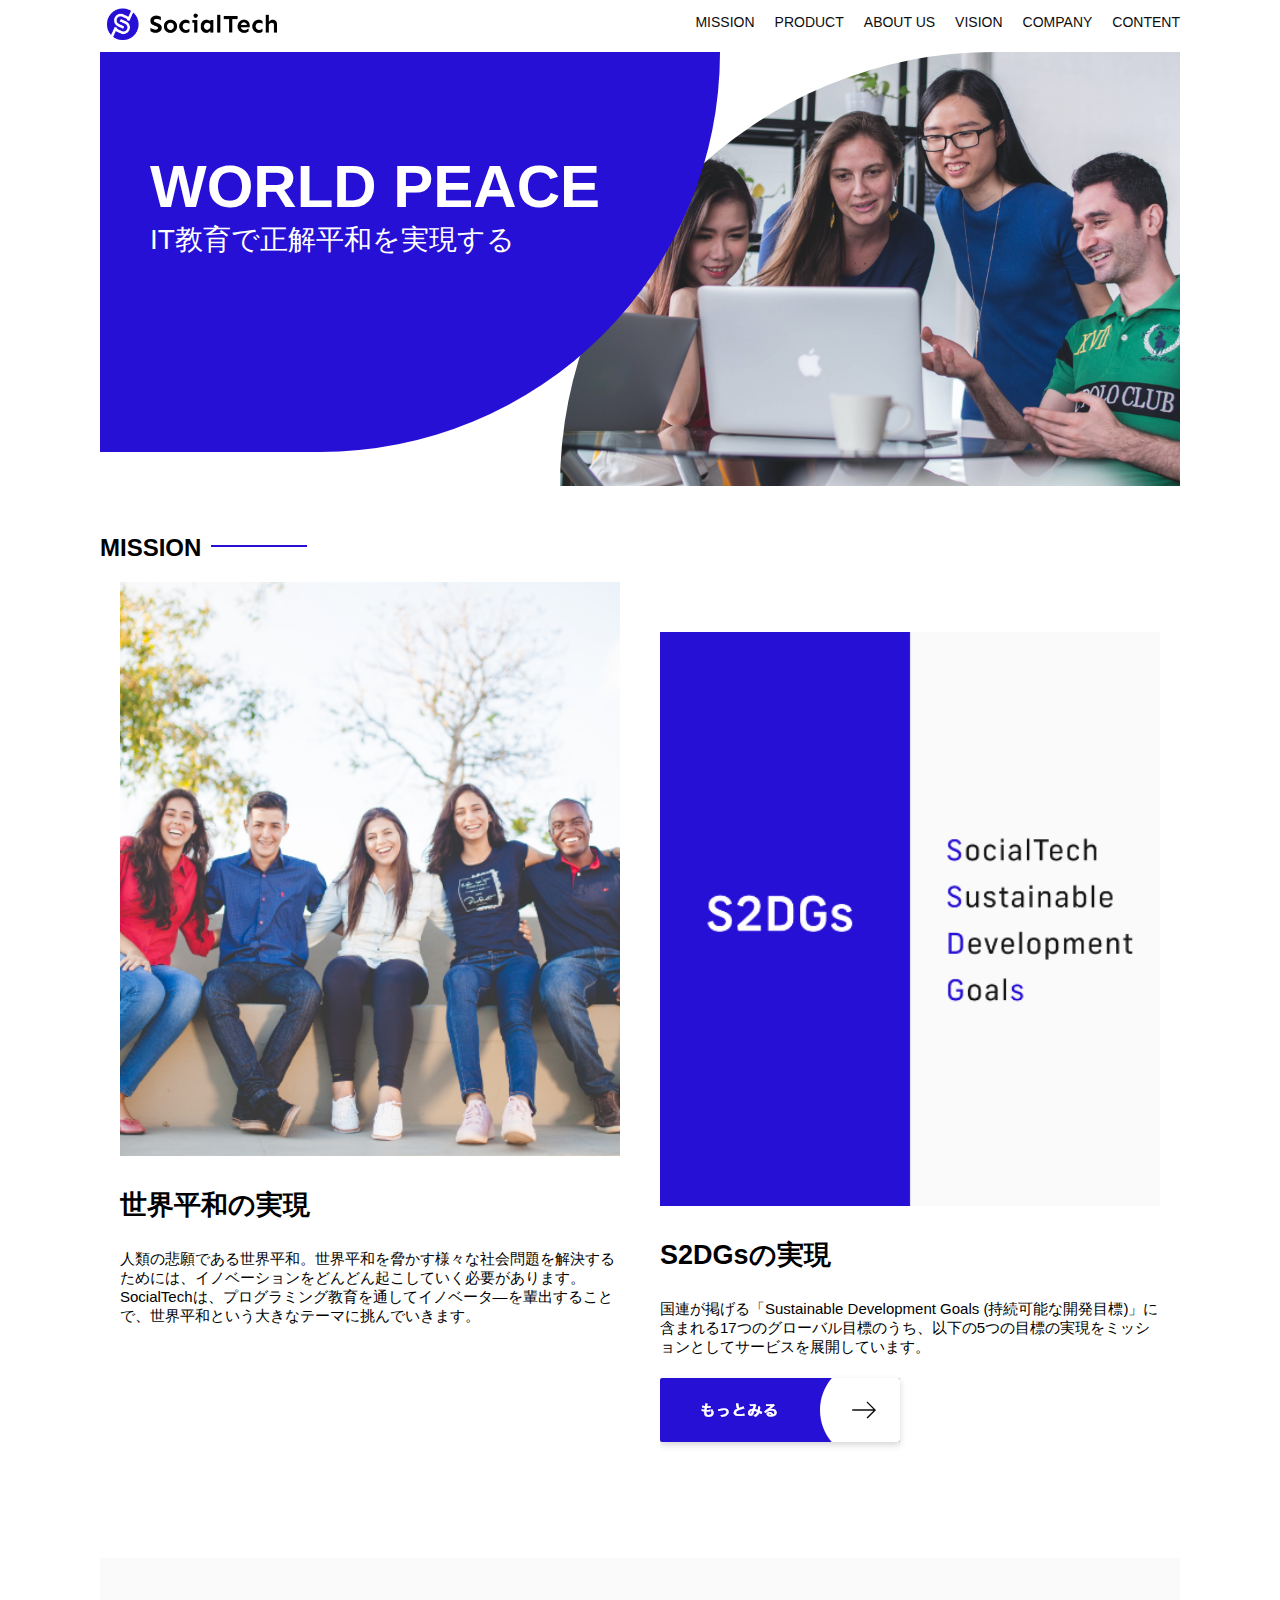
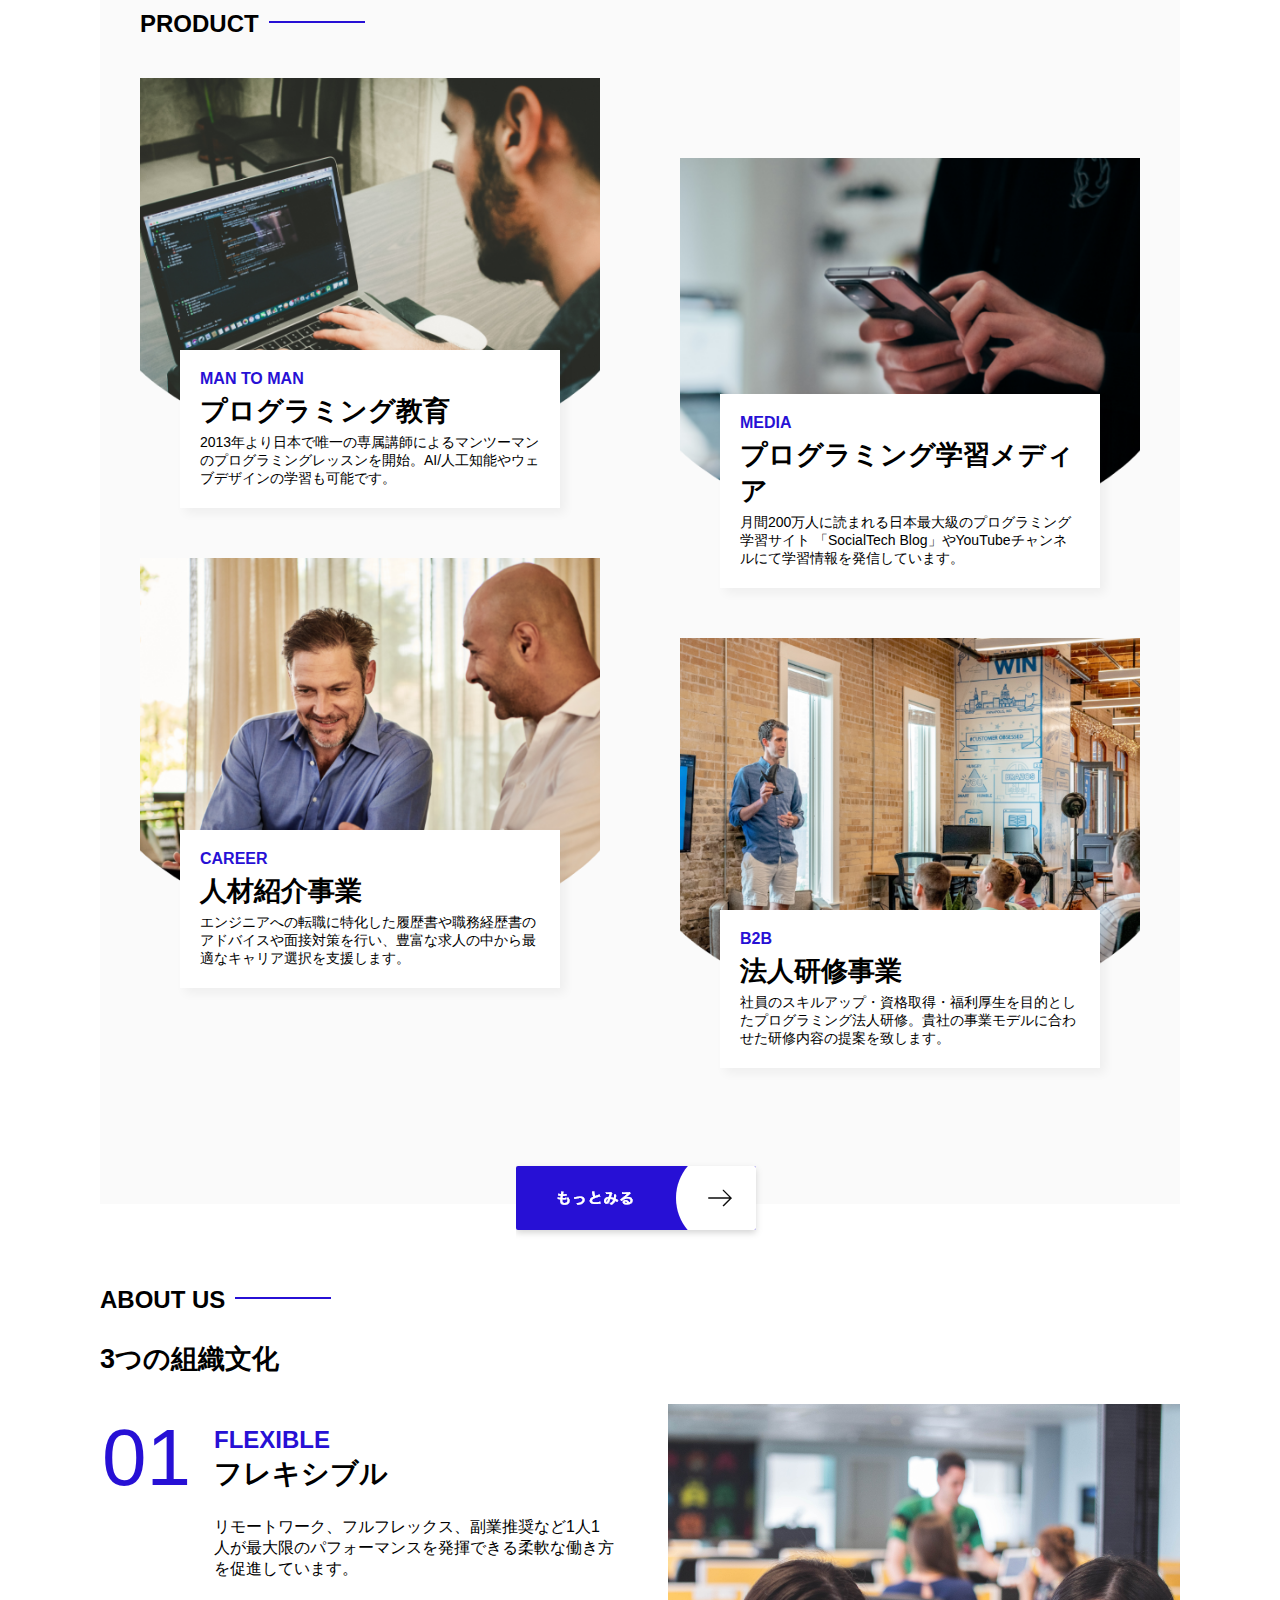
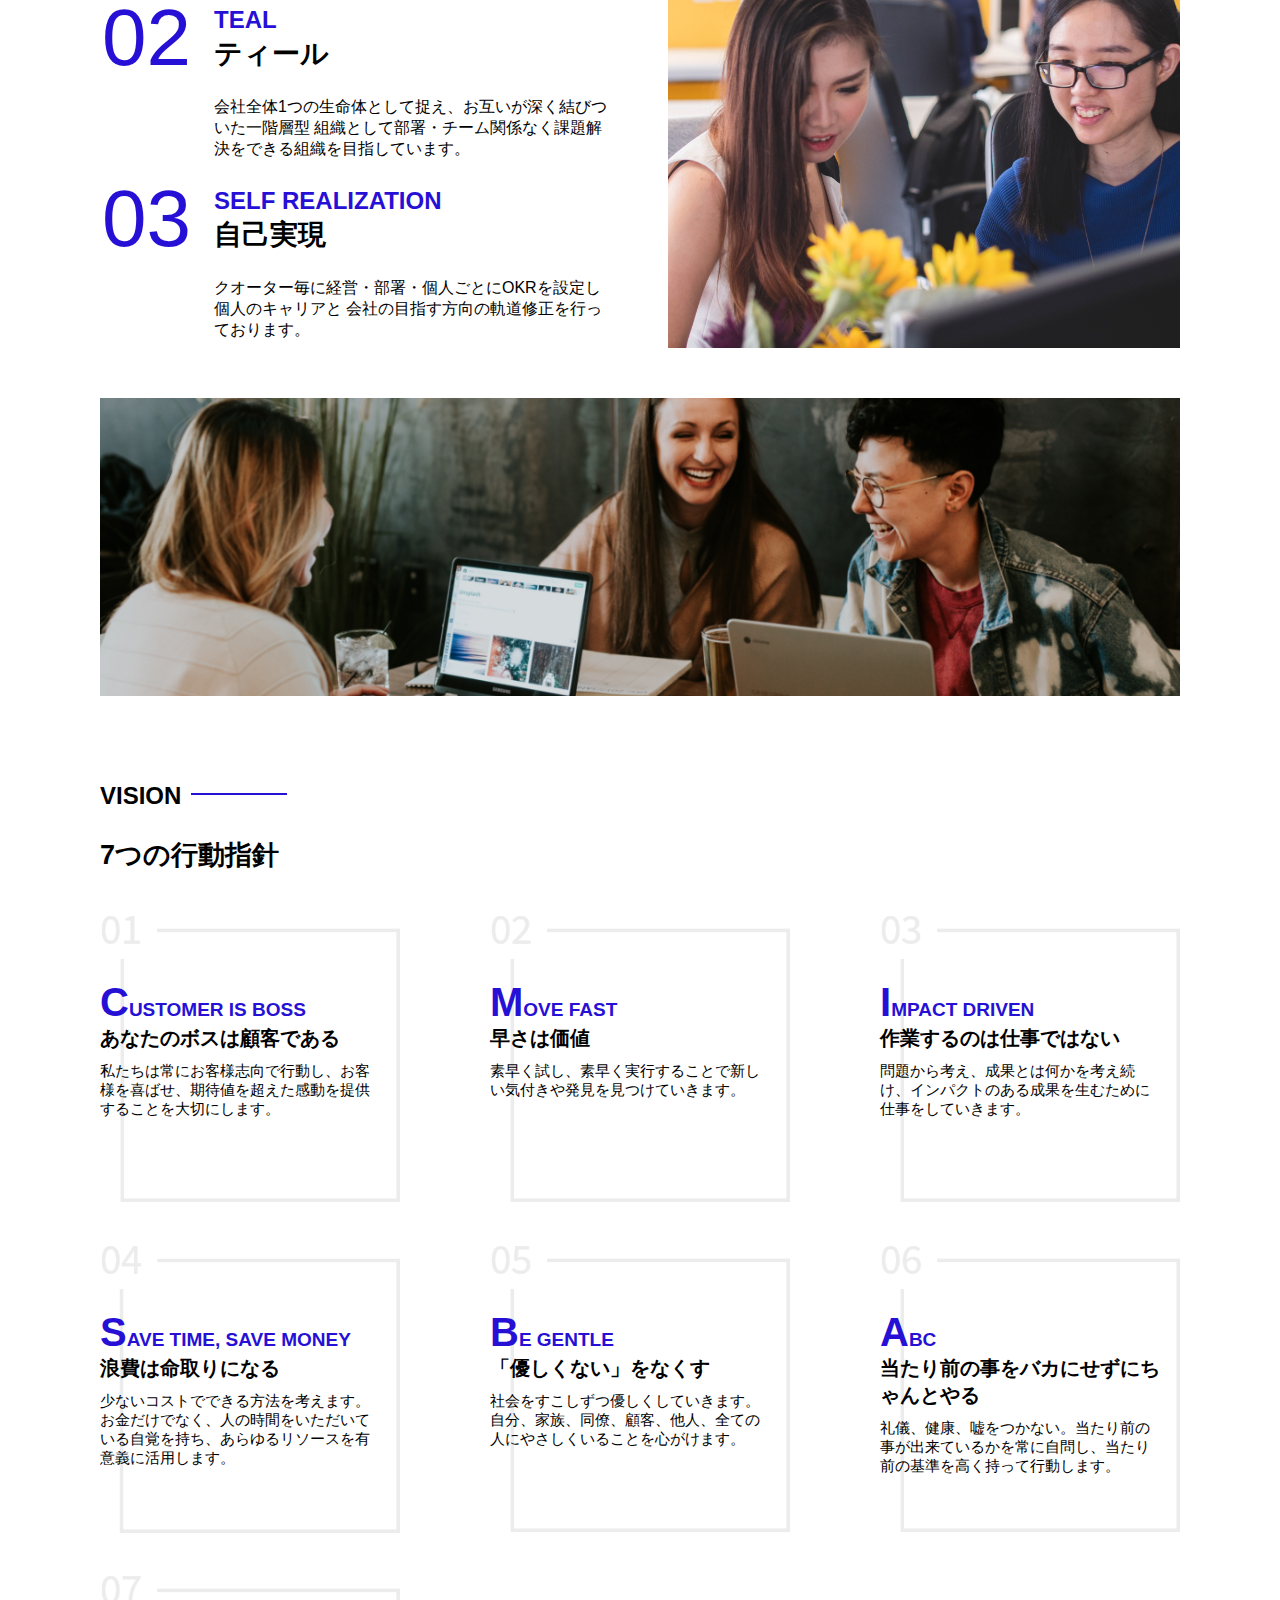
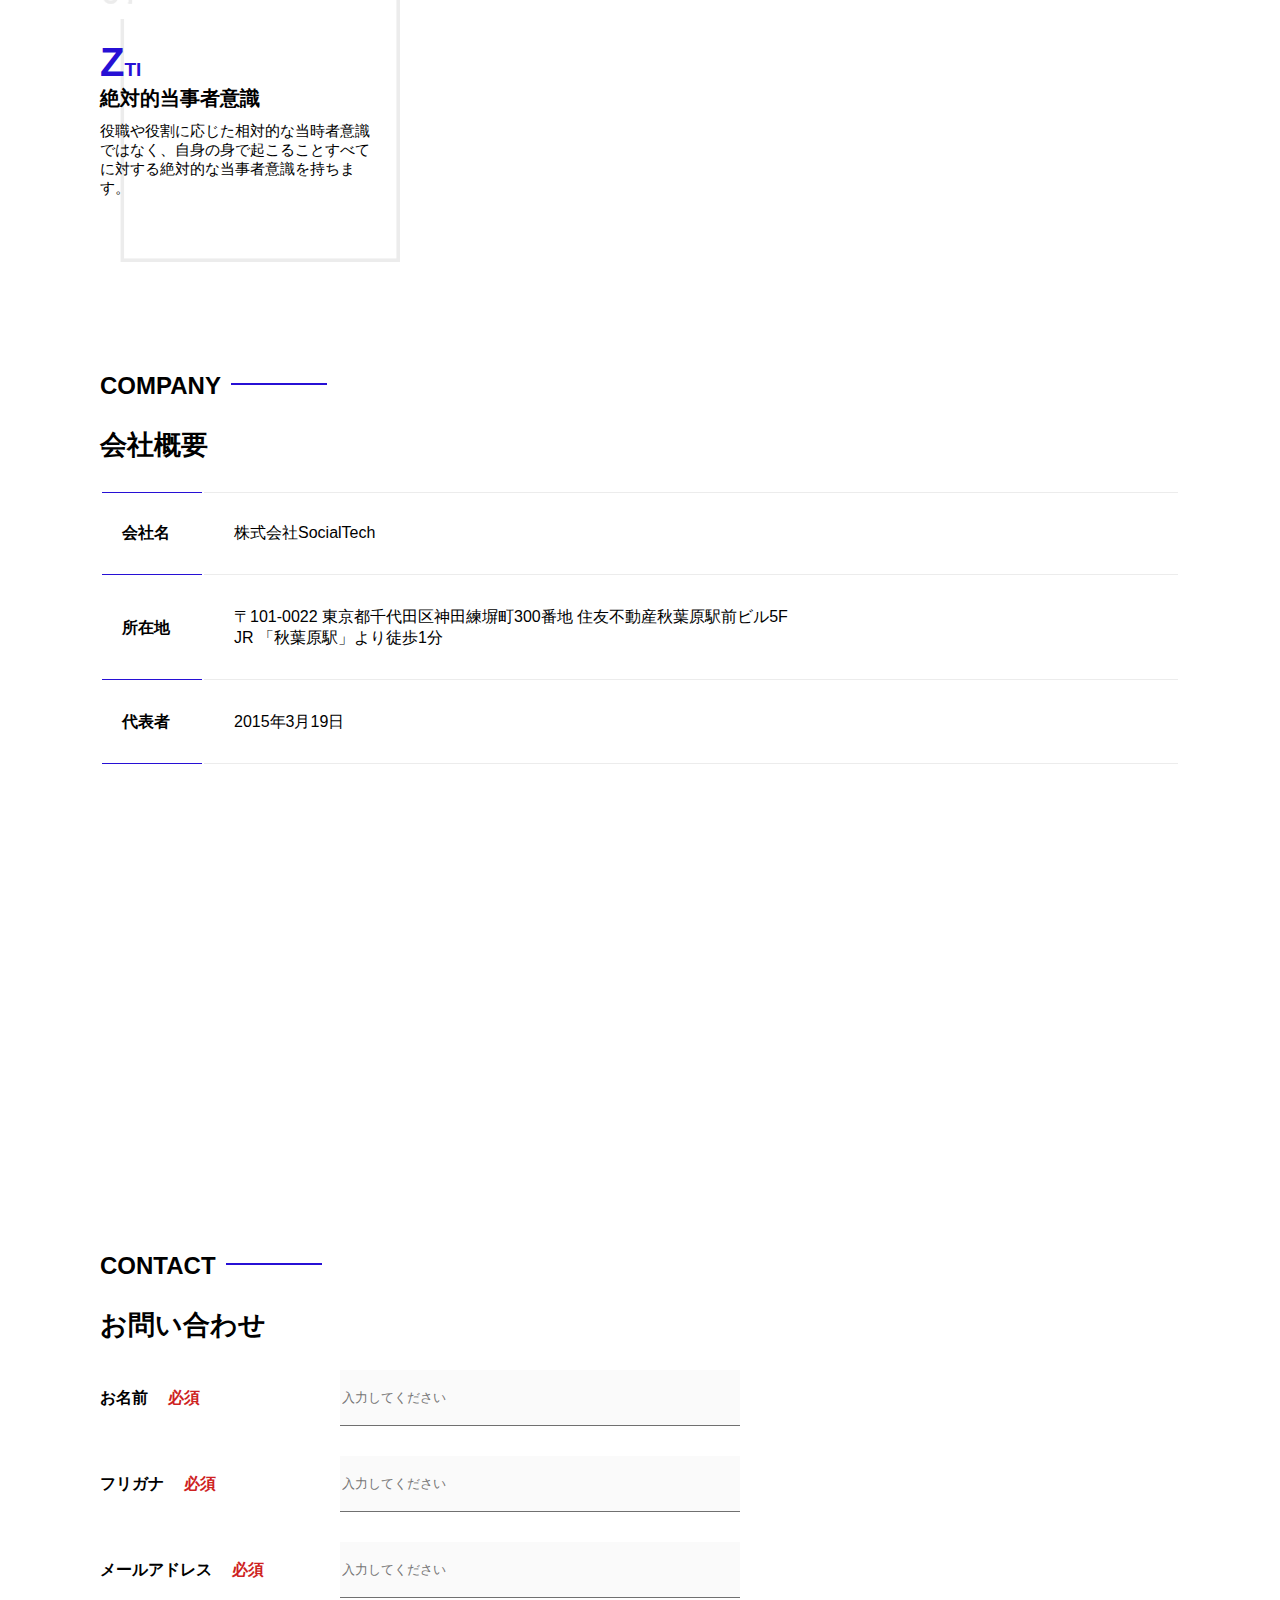
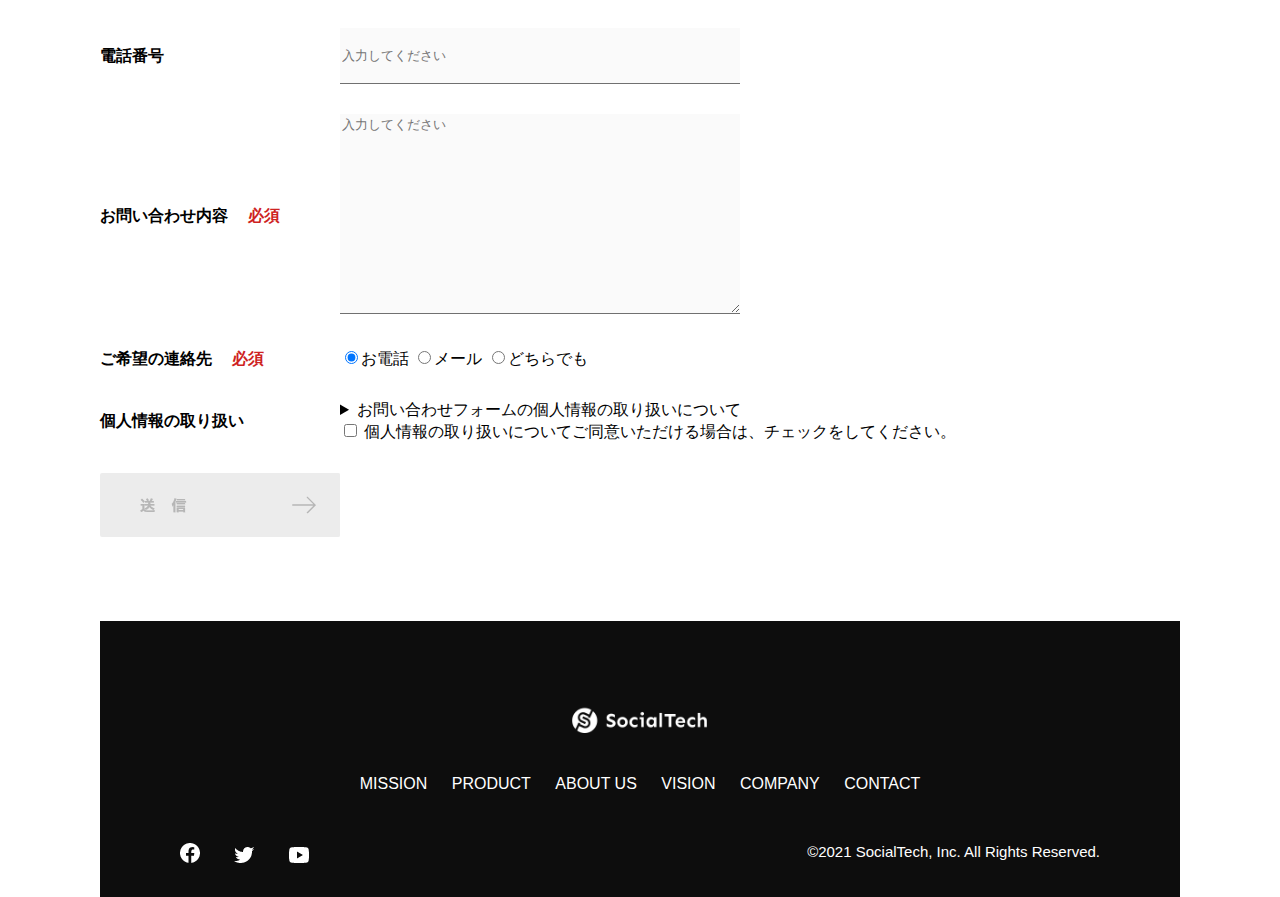
<file: index.html>
<!DOCTYPE html>
 <html>
  <head>
    <title>SocialTech</title>
     <meta charset="UTF-8"> 
     <meta name="description" content="SocialTechはEdTech業界のリーディングカンパニーを目指します。">
     <meta name="viewport" content="width=device-width, initial-scale=1.0">
     <link rel="stylesheet" href="style.css">
    </head>
   <body>
     <header>
      <a href="wk₋index.html" id="logo">
        <img src="images/logo.png" alt="トップページに戻る">
      </a>
       <nav id="nav-pc">
        <ul>
         <li><a href="mission.html">MISSION</a></li>
         <li><a href="product.html">PRODUCT</a></li>
         <li><a href="index.html#aboutus">ABOUT US</a></li>
         <li><a href="index.html#vision">VISION</a></li>
         <li><a href="index.html#company">COMPANY</a></li>
         <li><a href="index.html#content">CONTENT</a></li>
        </ul>
       </nav>

       <button id="menu-sp" onclick="document.getElementById('nav-sp').style.display = 'block'">
        <img src="images/button-menu.png" alt="ナビゲーションを開く">
       </button>

       <div id="nav-sp">
        <button id="close" onclick="document.getElementById('nav-sp').style.display = 'none'">
          <img src="images/button-close.png" alt="ナビゲーションを閉じる">
        </button>

        <nav>
          <ul>
            <li>
              <a id="logo-sp" href="index.html" onclick="document.getElementById('nav-sp').style.display = 'none'"><img src="images/logo-sp.png" alt="トップページに戻る"></a>
            </li>
            <li><a class="menu" href="mission.html" onclink="document.getElementById('nav-sp').style.display = 'none'">MISSION</a></li>
            <li><a class="menu" href="product.html" onclick="document.getElementById('nav-sp').style.display = 'none'">PRODUCT</a></li>
            <li><a class="menu" href="index.html#aboutus" onclick="document.getElementById('nav-sp').style.display = 'none'">ABOUT US</a></li>
            <li><a class="menu" href="index.html#vision" onclick="document.getElementById('nav-sp').style.display = 'none'">VISION</a></li>
            <li><a class="menu" href="index.html#company" onclick="document.getElementById('nav-sp').style.display = 'none'">COMPANY</a></li>
            <li><a class="menu" href="index.html#contact" onclick="document.getElementById('nav-sp').style.display = 'none'">CONTACT</a></li>
          </ul>
        </nav>
        <div id="sns">
          <a href="https://www.facebook.com/sejuku2013">
            <img src="images/button-facebook.png" alt="Facebookのリンク">
          </a>
          <a href="https://twitter.com/samuraijuku">
            <img src="images/button-twitter.png" alt="Twitterのリンク">
          </a>
          <a href="https://www.youtube.com/channel/UCCFOQO5aDK0xXam4cUQXT8g">
            <img src="images/button-youtube.png" alt="YouTubeのリンク">
          </a>
         </div>
        </div>
        </button>
       </div>
     </header>
     <main>
      <article>
        <section id="main-visual">
          <div id="main-message">
            <h1>WORLD PEACE</h1>
            <p>IT教育で正解平和を実現する</p>
          </div>
          <img src="images/index/index-main.png" alt="PCの周りに集まる多国籍の仲間たち">
        </section>
        <section id="mission">
          <h2 class="index-h2">MISSION</h2>
          <div id ="mission-flex">
           <div>
            <img id="mission-photo" src="images/index/index-mission.png" alt="屋外のベンチで写真を撮影する多国籍の仲間たち">
            <h3>世界平和の実現</h3>
             <p>
              人類の悲願である世界平和。世界平和を脅かす様々な社会問題を解決するためには、イノベーションをどんどん起こしていく必要があります。SocialTechは、プログラミング教育を通してイノベータ―を輩出することで、世界平和という大きなテーマに挑んでいきます。
             </p>
           </div>
            <div>
              <img id="s2dgs" src="images/index/s2dgs.png" alt="S2DGs">
              <h3>S2DGsの実現</h3>
              <p>国連が掲げる「Sustainable Development Goals (持続可能な開発目標)」に含まれる17つのグローバル目標のうち、以下の5つの目標の実現をミッションとしてサービスを展開しています。</p>
              <a href="mission.html">
                <img src="images/button-more.png" alt="もっとみる">
              </a>
            </div>
         </div>
        </section>
        <section id="product">
          <h2 class="index-h2">PRODUCT</h2>
           <div class="product-flex">
            <div id="product-left">
              <div>
                <img class="product-photo" src="images/index/index-mantoman.png" alt="PCでコードを書く男性">
                <div class="product-explain">
                  <span>MAN TO MAN</span>
                  <h3>プログラミング教育</h3>
                  <p>2013年より日本で唯一の専属講師によるマンツーマンのプログラミングレッスンを開始。AI/人工知能やウェブデザインの学習も可能です。</p>
                </div>
              </div>
              <div>
                <img class="product-photo" src="images/index/index-career.png" alt="笑顔で話し合う2人の男性">
                 <div class="product-explain">
                  <span>CAREER</span>
                  <h3>人材紹介事業</h3>
                  <p>エンジニアへの転職に特化した履歴書や職務経歴書のアドバイスや面接対策を行い、豊富な求人の中から最適なキャリア選択を支援します。</p>
                 </div>         
             </div>
           </div>
           <div id="product-right">
            <div>
              <img class="product-photo" src="images/index/index-media.png" alt="スマートフォンを操作する人"> 
               <div class="product-explain">
                <span>MEDIA</span>
                <h3>プログラミング学習メディア</h3>
                <p>月間200万人に読まれる日本最大級のプログラミング学習サイト 「SocialTech Blog」やYouTubeチャンネルにて学習情報を発信しています。</p>
               </div>
            </div>
            <div>
              <img class="product-photo" src="images/index/index-b2b.png" alt="講演中の男性とそれを聴く人々">
               <div class="product-explain">
                <span>B2B</span>
                <h3>法人研修事業</h3>
                <p>社員のスキルアップ・資格取得・福利厚生を目的としたプログラミング法人研修。貴社の事業モデルに合わせた研修内容の提案を致します。</p>
               </div>
            </div>            
           </div>
          </div>
          <div id="product-more">
            <a href="product.html">
              <img src="images/button-more.png" alt="もっとみる">
            </a>
          </div>
        </section>
        <section id="aboutus">
          <h2 class="index-h2">ABOUT US</h2>
          <h3>3つの組織文化</h3>
          <div>
            <table class="culture-table">
              <tr>
                <td class="culture-num">01</td>
                <th><span class="culture-en">FLEXIBLE</span><br>フレキシブル</th>
              </tr>
              <tr>
                <td>

                </td>
                <td class="culture-description">リモートワーク、フルフレックス、副業推奨など1人1人が最大限のパフォーマンスを発揮できる柔軟な働き方を促進しています。</td>
              </tr>
             <tr>
              <td class="culture-num">02</td>
              <th><span class="culture-en">TEAL</span><br>ティール</th>
             </tr>
             <tr>
              <td>

              </td>
              <td class="culture-description">会社全体1つの生命体として捉え、お互いが深く結びついた一階層型 組織として部署・チーム関係なく課題解決をできる組織を目指しています。</td>
             </tr>
             <tr>
              <td class="culture-num">03</td>
              <th><span class="culture-en">SELF REALIZATION</span><br>自己実現</th>
             </tr>
             <tr>
              <td>

              </td>
              <td class="culture-description">クオーター毎に経営・部署・個人ごとにOKRを設定し個人のキャリアと 会社の目指す方向の軌道修正を行っております。</td>
             </tr>
            </table>
            <img class="culture-img" src="images/index/index-aboutus1.png" alt="笑顔で話し合う2人の女性">
          </div>
          <img class="culture-img2" src="images/index/index-aboutus2.png" alt="笑顔で話し合う3人の男女">
        </section>
        <section id="vision">
          <h2 class="index-h2">VISION</h2>
          <h3>7つの行動指針</h3>
           <div>
            <div class="vision-box">
              <img src="images/index/vision-01.png" alt="01">
               <div>
                <h4>CUSTOMER IS BOSS</h4>
                <h5>あなたのボスは顧客である</h5>
                 <p>私たちは常にお客様志向で行動し、お客様を喜ばせ、期待値を超えた感動を提供することを大切にします。</p>
               </div>
            </div>
            <div class="vision-box">
              <img src="images/index/vision-02.png" alt="02">
               <div>
                <h4>MOVE FAST</h4>
                <h5>早さは価値</h5>
                <p>素早く試し、素早く実行することで新しい気付きや発見を見つけていきます。</p>
            </div>
           </div>
           <div class="vision-box">
            <img src="images/index/vision-03.png" alt="03">
            <div>
              <h4>IMPACT DRIVEN</h4>
              <h5>作業するのは仕事ではない</h5>
              <p>問題から考え、成果とは何かを考え続け、インパクトのある成果を生むために仕事をしていきます。</p>
            </div>
           </div>
            <div class="vision-box">
              <img src="images/index/vision-04.png" alt="04">
              <div>
                <h4>SAVE TIME, SAVE MONEY</h4>
                <h5>浪費は命取りになる</h5>
                <p>少ないコストでできる方法を考えます。お金だけでなく、人の時間をいただいている自覚を持ち、あらゆるリソースを有意義に活用します。</p>
              </div>
            </div>
             <div class="vision-box">
              <img src="images/index/vision-05.png" alt="05">
              <div>
                <h4>BE GENTLE</h4>
                <h5>「優しくない」をなくす</h5>
                <p>社会をすこしずつ優しくしていきます。自分、家族、同僚、顧客、他人、全ての人にやさしくいることを心がけます。</p>
              </div>
            </div>
             <div class="vision-box">
               <img src="images/index/vision-06.png" alt="06">
               <div>
                <h4>ABC</h4>
                <h5>当たり前の事をバカにせずにちゃんとやる</h5>
                <p>礼儀、健康、嘘をつかない。当たり前の事が出来ているかを常に自問し、当たり前の基準を高く持って行動します。</p>
               </div>
             </div>
             <div class="vision-box">
              <img src="images/index/vision-07.png" alt="07">
              <div>
                <h4>ZTI</h4>
                <h5>絶対的当事者意識</h5>
                <p>役職や役割に応じた相対的な当時者意識ではなく、自身の身で起こることすべてに対する絶対的な当事者意識を持ちます。</p>
               </div>
              </div>
             </div>
        </section>
       <section id="company">
        <h2 class="index-h2">COMPANY</h2>
        <h3>会社概要</h3>
         <table id="company-table">
          <tr>
            <th class="tableheader tableheader-first">会社名</th>
            <td class="cell cell-first">株式会社SocialTech</td>
          </tr>
          <tr>
            <th class="tableheader">所在地</th>
            <td class="cell">〒101-0022 東京都千代田区神田練塀町300番地 住友不動産秋葉原駅前ビル5F<br>JR 「秋葉原駅」より徒歩1分</td>
          </tr>
          <tr>
            <th class="tableheader">代表者</th>
            <td class="cell">2015年3月19日</td>
          </tr>
         </table>
        <iframe src="https://www.google.com/maps/embed?pb=!1m18!1m12!1m3!1d3240.0688551336807!2d139.7720776771055!3d35.69992317258124!2m3!1f0!2f0!3f0!3m2!1i1024!2i768!4f13.1!3m3!1m2!1s0x60188fee13660e23%3A0x77137876edf742ac!2z5L2P5Y-L5LiN5YuV55Sj56eL6JGJ5Y6f6aeF5YmN44OT44Or!5e0!3m2!1sja!2sjp!4v1704858013291!5m2!1sja!2sjp" style="border: 0" allowfullscreen="" loading="lazy"></iframe>         
       </section>
    <section id="contact">
      <h2 class="index-h2">CONTACT</h2>
      <h3>お問い合わせ</h3>
      <form>
        <div>
          <div class="contact-heading">
            <label class="contact-label">お名前<span class="contact-span">必須</span></label>
          </div>
          <div>
            <input type="text" name="name" placeholder="入力してください" class="contact-textbox">
          </div>
        </div>
        <div>
          <div class="contact-heading">
            <label class="contact-label">フリガナ<span class="contact-span">必須</span></label>
          </div>
          <div>
            <input type="text" name="hurigana" placeholder="入力してください" class="contact-textbox">
          </div>
        </div>
        <div>
          <div class="contact-heading">
            <label class="contact-label">メールアドレス<span class="contact-span">必須</span></label>
          </div>
          <div>
            <input type="text" name="email" placeholder="入力してください" class="contact-textbox">
          </div>
        </div>
        <div>
          <div class="contact-heading">
            <label class="contact-label">電話番号</label>
          </div>
          <div>
            <input type="text" name="tel" placeholder="入力してください" class="contact-textbox">
          </div>
        </div>
        <div>
          <div class="contact-heading">
            <label class="contact-label">お問い合わせ内容<span class="contact-span">必須</span></label>
          </div>
          <div>
            <textarea class="contact-textarea" placeholder="入力してください" name="message"></textarea>
          </div>
        </div>
        <div>
          <div class="contact-heading">
            <label class="contact-label">ご希望の連絡先<span class="contact-span">必須</span></label>
          </div>
          <div>
            <input class="radiobutton" type="radio" value="tel" name="contact" checked><label>お電話</label>
            <input class="radiobutton" type="radio" value="mail" name="contact"><label>メール</label>
            <input class="radiobutton" type="radio" value="both" name="contact"><label>どちらでも</label>
          </div>
        </div>
           <div>
            <div class="contact-heading">
              <label class="contact-label">個人情報の取り扱い</label>
            </div>
            <div>
              <details>
                <summary>お問い合わせフォームの個人情報の取り扱いについて</summary>
                <div>
                  <dl>
                    <dt>1.組織の名称又は氏名</dt>
                    <dd>株式会社SocialTech</dd>
                    <dt>2.個人情報保護管理者　若しくはその代理人）の氏名又は職名、所属及び連絡先</dt>
                    <dd>
                      <p>鈴木　一郎　コーポレート部</p>
                      <p>メールアドレス：samurai@example.com</p>
                      <p>TEL: 03-1234-5678</p>
                    </dd>
                    <dt>3．個人情報の利用目的</dt>
                    <dd>
                      <ul>
                        <li>本サービス及び本サービスに関連する情報の提供又はそれらに関する連絡のため</li>
                        <li>ユーザーの本人確認のため</li>
                        <li>当社サービスご案内のため</li>
                        <li>当社の商品等の広告または宣伝（電子メールによるものを含むものとします。）</li>
                      </ul>
                    </dd>
                    <dt>4.個人情報の取り扱い業務の委託</dt>
                    <dd>個人情報の取扱い業務の全部または一部を外部に業務委託する場合があります。その際、弊社は、個人情報を適切に保護できる管理体制を敷き実行していることを条件として委託先を厳選したうえで、機密保持契約を委託先と締結し、お客様の個人情報を厳密に管理させます。</dd>
                    <dt>5.個人情報の開示等の請求</dt>
                    <dd>
                      お客様は、弊社に対してご自身の個人情報の開示等（利用目的の通知、開示、内容の訂正・追加・削除、利用の停止または消去、第三者への提供の停止）に関して、当社問合わせ窓口に申し出ることができます。<br>
                      その際、弊社はお客様ご本人を確認させていただいたうえで、合理的な期間内に対応いたします。<br>
                      なお、個人情報に関する弊社問合わせ先は、次の通りです。
                    </dd>
                    <dd>
                      <p>株式会社SocialTech　個人情報問合わせ窓口</p>
                      <p>〒150-0043 東京都千代田区神田練塀町300番地　住友不動産秋葉原駅前ビル5F</p>
                      <p>メールアドレス：samurai@example.com <TEL:03-1234-5667></p>
                    </dd>

                    <dt>6.個人情報を共有されることの任意性について</dt>
                    <dd>お客様がご自身の個人情報を弊社に提供されるか否かは、お客様のご判断によりますが、もしご提供されない場合には、適切なサービスが提供できない場合がありますので予めご了承ください。</dd>
                  </dl>
                </div>
              </details>
              <input type="checkbox" name="agree">
              <span>個人情報の取り扱いについてご同意いただける場合は、チェックをしてください。</span>
            </div>
           </div>
            <input type="image" src="images/button-submit.png" alt="送信する">
      </form>
     </section>
    </article>
   </main>
      <footer>
        <div id="footer-logo">
          <img src="images/logo-sp.png" alt="SocialTech">
        </div>
        <div id="footer-link">
          <a href="mission.html">MISSION</a>
          <a href="product.html">PRODUCT</a>
          <a href="index.html#aboutus">ABOUT US</a>
          <a href="index.html#vision">VISION</a>
          <a href="index.html#company">COMPANY</a>
          <a href="index.html#contact">CONTACT</a>
        </div>
        <div id="sns-footer">
          <div class="sns-btns">
            <a href="https://www.facebook.com/sejuku2013"><img src="images/button-facebook.png" alt=Facebookのリンク></a>
            <a href="https://twitter.com/samuraijuku"><img src="images/button-twitter.png" alt="Twitterのリンク"></a>
            <a href="https://www.youtube.com/channel/UCCFOQO5aDK0xXam4cUQXT8g"><img src="images/button-youtube.png" alt="YouTubeのリンク"></a>
          </div>
          <p id="copyright">&copy;2021 SocialTech, Inc. All Rights Reserved.</p>
        </div>
      </footer>
  </body>
 </html>
</file>
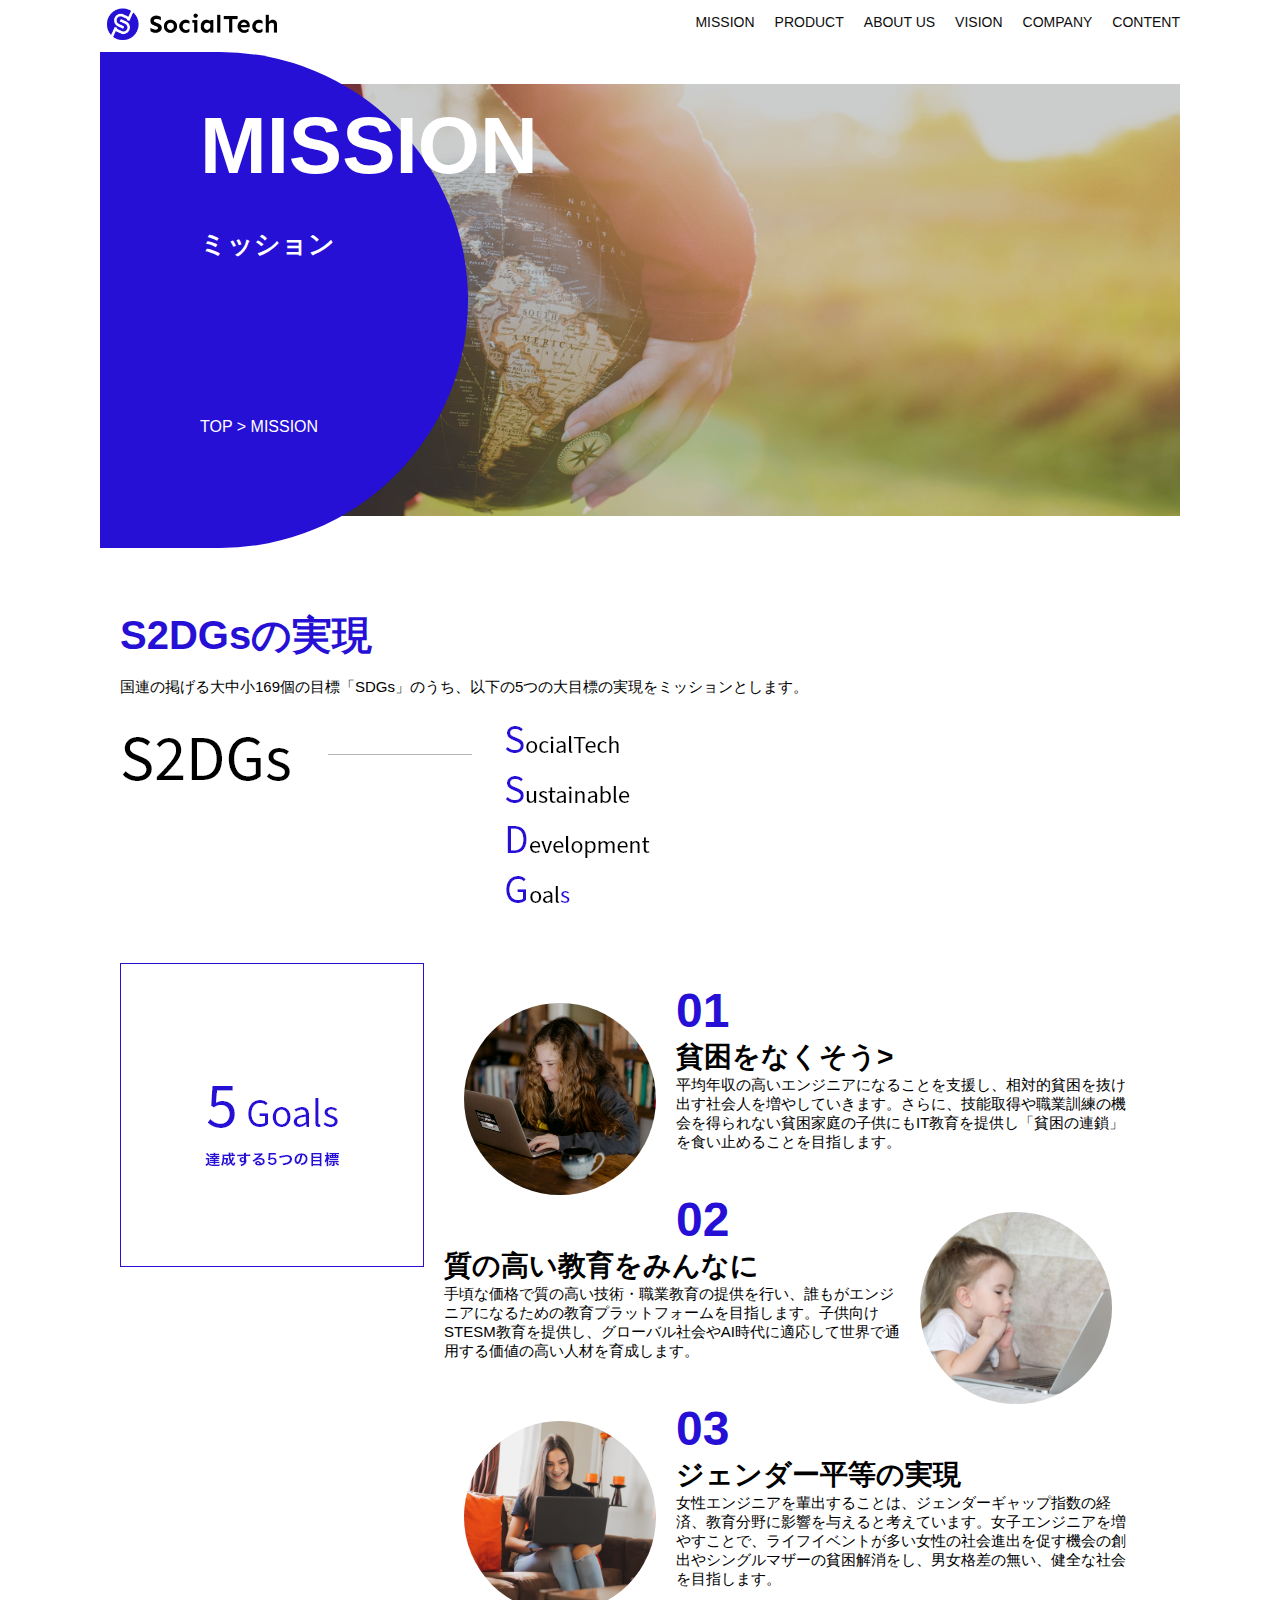
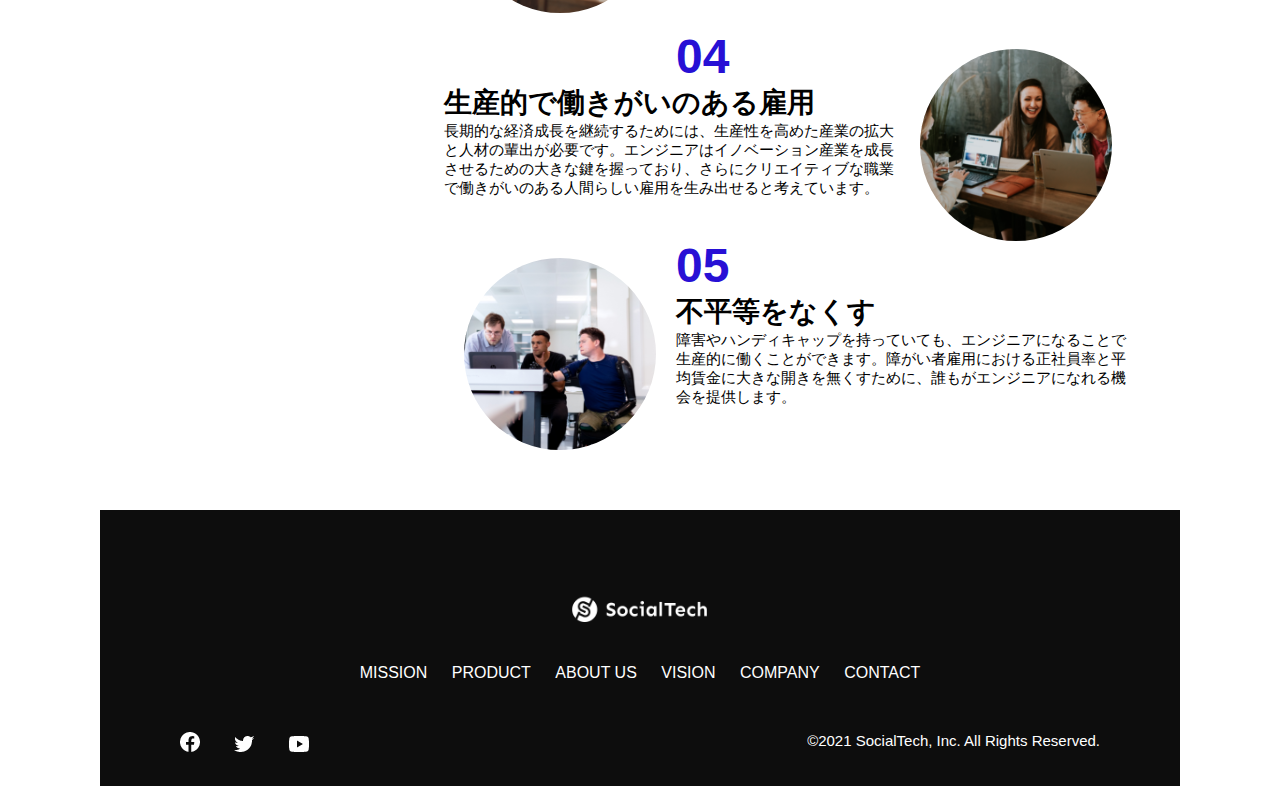
<file: mission.html>
<!DOCTYPE html>
 <html>
  <head>
    <title>SocialTech - MISSION ミッション -</title>
     <meta charset="UTF-8"> 
     <meta name="description" content="SocialTechが目指す5つの目標（S2DGs）を紹介します">
     <meta name="viewport" content="width=device-width, initial-scale=1.0">
     <link rel="stylesheet" href="style.css">
    </head>
   <body>
     <header>
      <a href="index.html" id="logo">
        <img src="images/logo.png" alt="トップページに戻る">
      </a>
       <nav id="nav-pc">
        <ul>
         <li><a href="mission.html">MISSION</a></li>
         <li><a href="product.html">PRODUCT</a></li>
         <li><a href="index.html#aboutus">ABOUT US</a></li>
         <li><a href="index.html#vision">VISION</a></li>
         <li><a href="index.html#company">COMPANY</a></li>
         <li><a href="index.html#contact">CONTENT</a></li>
        </ul>
       </nav>

       <button id="menu-sp" onclick="document.getElementById('nav-sp').style.display = 'block'">
        <img src="images/button-menu.png" alt="ナビゲーションを開く">
       </button>
      
       <!--スマホ用ナビゲーション-->
       <div id="nav-sp">
        <button id="close" onclick="document.getElementById('nav-sp').style.display = 'none'">
          <img src="images/button-close.png" alt="ナビゲーションを閉じる">
        </button>

        <nav>
          <ul>
            <li>
              <a id="logo-sp" href="index.html" onclick="document.getElementById('nav-sp').style.display = 'none'"><img src="images/logo-sp.png" alt="トップページに戻る"></a>
            </li>
            <li><a class="menu" href="mission.html" onclink="document.getElementById('nav-sp').style.display = 'none'">MISSION</a></li>
            <li><a class="menu" href="product.html" onclick="document.getElementById('nav-sp').style.display = 'none'">PRODUCT</a></li>
            <li><a class="menu" href="index.html#aboutus" onclick="document.getElementById('nav-sp').style.display = 'none'">ABOUT US</a></li>
            <li><a class="menu" href="index.html#vision" onclick="document.getElementById('nav-sp').style.display = 'none'">VISION</a></li>
            <li><a class="menu" href="index.html#company" onclick="document.getElementById('nav-sp').style.display = 'none'">COMPANY</a></li>
            <li><a class="menu" href="index.html#contact" onclick="document.getElementById('nav-sp').style.display = 'none'">CONTACT</a></li>
          </ul>
        </nav>
        <div id="sns">
          <a href="https://www.facebook.com/sejuku2013">
            <img src="images/button-facebook.png" alt="Facebookのリンク">
          </a>
          <a href="https://twitter.com/samuraijuku">
            <img src="images/button-twitter.png" alt="Twitterのリンク">
          </a>
          <a href="https://www.youtube.com/channel/UCCFOQO5aDK0xXam4cUQXT8g">
            <img src="images/button-youtube.png" alt="YouTubeのリンク">
          </a>
         </div>
        </div>
     </header>
     
     <main>
      <article>
        <section id="mission-main">
          <div class="mission-main-inner">
            <div id="mission-title">
              <h1>MISSION<br><span>ミッション</span></h1>
              <p>TOP > MISSION</p>
            </div>
          </div>
        </section>

        <section id="mission-s2dgs">
          <h2 class="mission-h2">S2DGsの実現</h2>
          <p>国連の掲げる大中小169個の目標「SDGs」のうち、以下の5つの大目標の実現をミッションとします。</p>
          <img src="images/mission/mission-s2dgs.png" alt="S2DGs">
        </section>

        <section id="mission-five-goals">
           <div class="five-goals-images">
            <img src="images/mission/mission-5goals.png" alt="5Goals">
           </div>
            <div class="five-goals-read">
             <div>
              <img class="fivegoals-image-left" src="images/mission/mission-5goals01.png" alt="PCを操作する女の子">
              <span class="fivegoals-number">01</span>
              <h3 class="fivegoals-h3">貧困をなくそう></h3>
              <p class="fivegoals-p">平均年収の高いエンジニアになることを支援し、相対的貧困を抜け出す社会人を増やしていきます。さらに、技能取得や職業訓練の機会を得られない貧困家庭の子供にもIT教育を提供し「貧困の連鎖」を食い止めることを目指します。</p>
            </div>
            <div>
              <img class="fivegoals-image-right" src="images/mission/mission-5goals02.png" alt="PCを見つめる小さい女の子">
              <span class="fivegoals-number">02</span>
              <h3 class="fivegoals-h3">質の高い教育をみんなに</h3>
              <p class="fivegoals-p">手頃な価格で質の高い技術・職業教育の提供を行い、誰もがエンジニアになるための教育プラットフォームを目指します。子供向けSTESM教育を提供し、グローバル社会やAI時代に適応して世界で通用する価値の高い人材を育成します。</p>
            </div>
            <div>
              <img class="fivegoals-image-left" src="images/mission/mission-5goals03.png" alt="PCを操作する女性">
              <span class="fivegoals-number">03</span>
              <h3 class="fivegoals-h3">ジェンダー平等の実現</h3>
              <p  class="fivegoals-p">女性エンジニアを輩出することは、ジェンダーギャップ指数の経済、教育分野に影響を与えると考えています。女子エンジニアを増やすことで、ライフイベントが多い女性の社会進出を促す機会の創出やシングルマザーの貧困解消をし、男女格差の無い、健全な社会を目指します。</p>
            </div>
            <div>
            <img class="fivegoals-image-right" src="images/mission/mission-5goals04.png" alt="笑顔で話し合う3人の男女">
              <span class="fivegoals-number">04</span>
              <h3 class="fivegoals-h3">生産的で働きがいのある雇用</h3>
              <p  class="fivegoals-p">長期的な経済成長を継続するためには、生産性を高めた産業の拡大と人材の輩出が必要です。エンジニアはイノベーション産業を成長させるための大きな鍵を握っており、さらにクリエイティブな職業で働きがいのある人間らしい雇用を生み出せると考えています。</p>
            </div>
            <div>
              <img class="fivegoals-image-left" src="images/mission/mission-5goals05.png" alt="障害を持つ男性が生き生きと働く様子">
              <span class="fivegoals-number">05</span>
              <h3 class="fivegoals-h3">不平等をなくす</h3>
              <p  class="fivegoals-p">障害やハンディキャップを持っていても、エンジニアになることで生産的に働くことができます。障がい者雇用における正社員率と平均賃金に大きな開きを無くすために、誰もがエンジニアになれる機会を提供します。</p>
            </div>
          </div>
        </section>
      </article>
    </main>

    <footer>
      <div id="footer-logo">
        <img src="images/logo-sp.png" alt="SocialTech">
      </div>
      <div id="footer-link">
          <a href="mission.html">MISSION</a>
          <a href="product.html">PRODUCT</a>
          <a href="index.html#aboutus">ABOUT US</a>
          <a href="index.html#vision">VISION</a>
          <a href="index.html#company">COMPANY</a>
          <a href="index.html#contact">CONTACT</a>
        </div>
        <div id="sns-footer">
          <div class="sns-btns">
            <a href="https://www.facebook.com/sejuku2013"><img src="images/button-facebook.png" alt=Facebookのリンク></a>
            <a href="https://twitter.com/samuraijuku"><img src="images/button-twitter.png" alt="Twitterのリンク"></a>
            <a href="https://www.youtube.com/channel/UCCFOQO5aDK0xXam4cUQXT8g"><img src="images/button-youtube.png" alt="YouTubeのリンク"></a>
           </div>
          <p id="copyright">&copy;2021 SocialTech, Inc. All Rights Reserved.</p>
        </div>
      </footer>
  </body>
 </html>
</file>
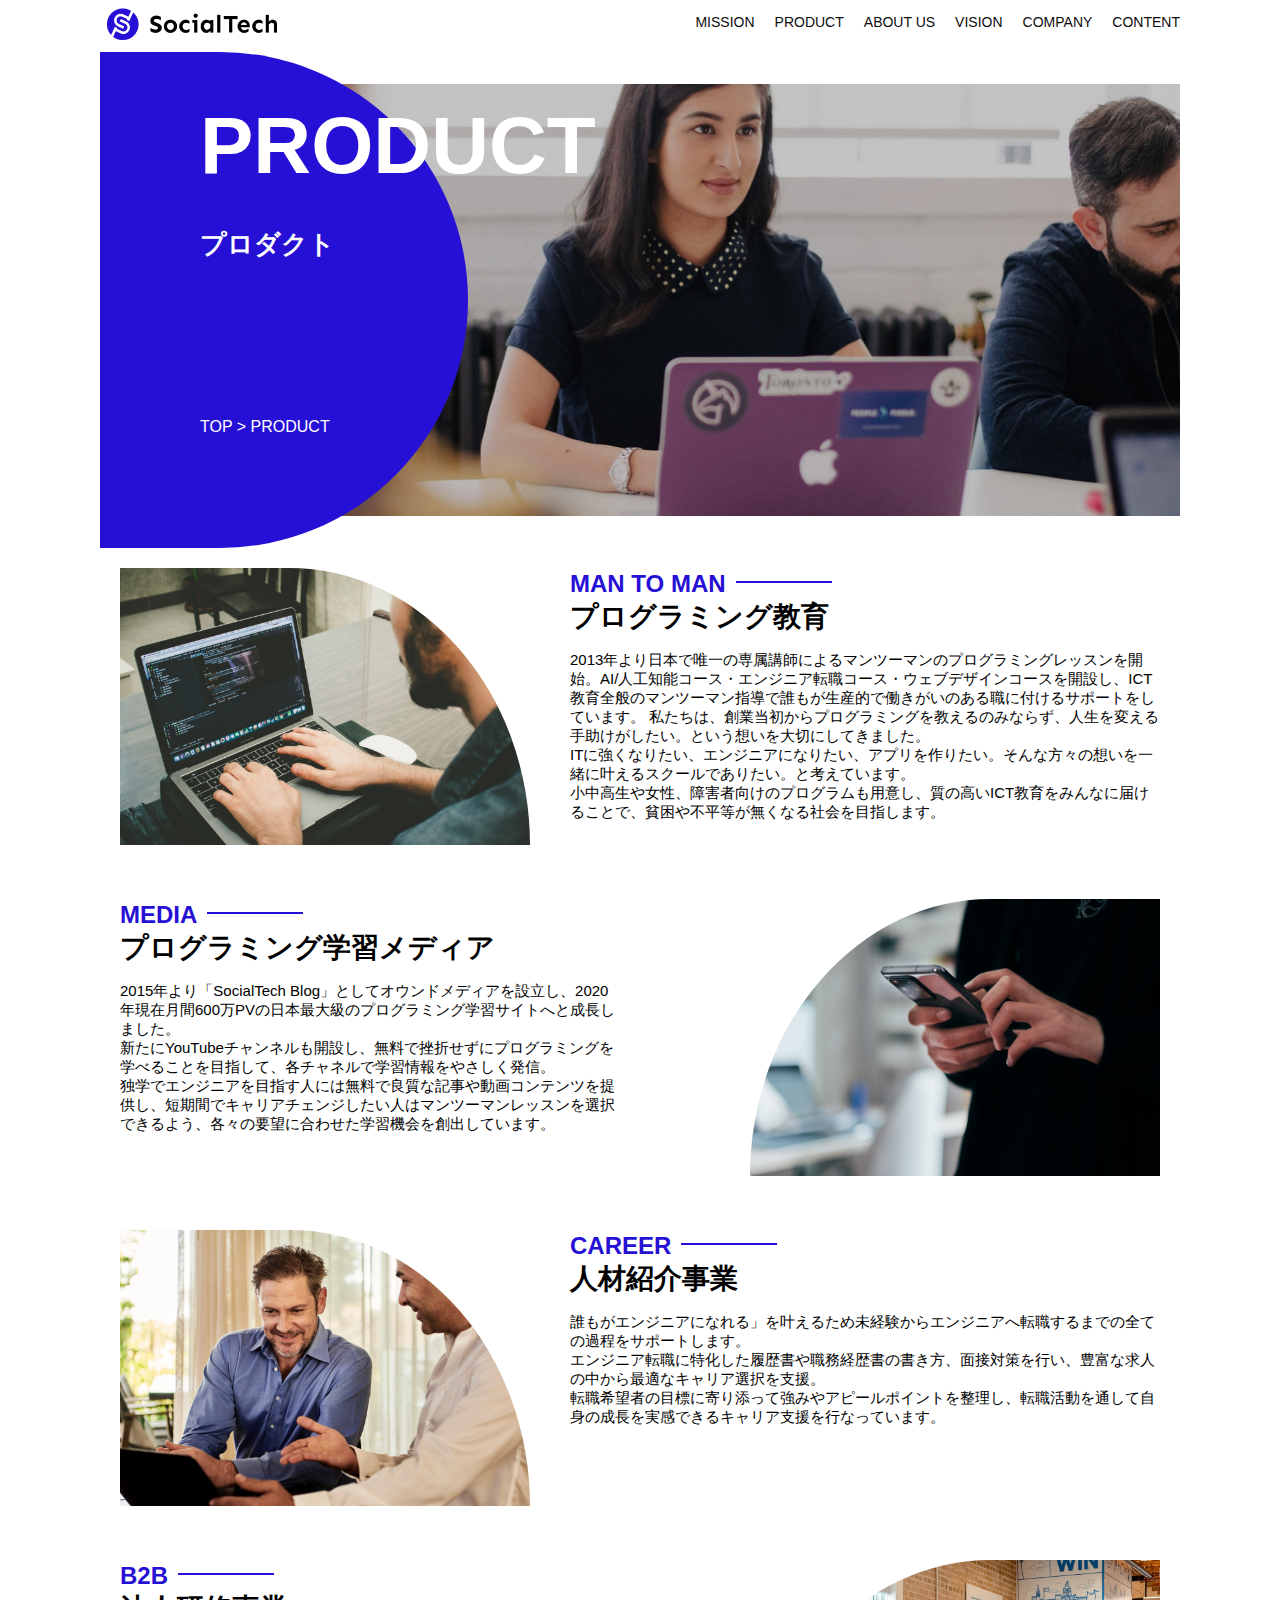
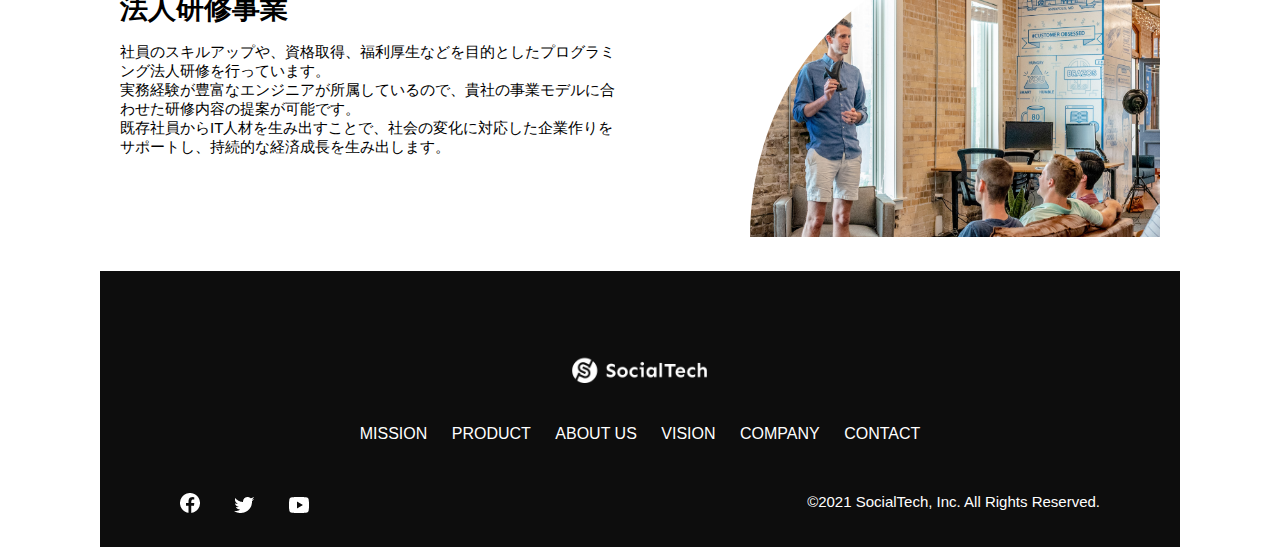
<file: product.html>
<!DOCTYPE html>
 <html>
  <head>
    <title>SocialTech -PRODUCT プロダクト-</title>
     <meta charset="utf-8"> 
     <meta name="description" content="SocialTechの4つのプロダクトを紹介します">
     <meta name="viewport" content="width=device-width, initial-scale=1.0">
     <link rel="stylesheet" href="style.css">
    </head>
   <body>
     <header>
      <a href="index.html" id="logo">
        <img src="images/logo.png" alt="トップページに戻る">
      </a>
       <nav id="nav-pc">
        <ul>
         <li><a href="mission.html">MISSION</a></li>
         <li><a href="product.html">PRODUCT</a></li>
         <li><a href="index.html#aboutus">ABOUT US</a></li>
         <li><a href="index.html#vision">VISION</a></li>
         <li><a href="index.html#company">COMPANY</a></li>
         <li><a href="index.html#content">CONTENT</a></li>
        </ul>
       </nav>

       <button id="menu-sp" onclick="document.getElementById('nav-sp').style.display = 'block'">
        <img src="images/button-menu.png" alt="ナビゲーションを開く">
       </button>

       <div id="nav-sp">
        <button id="close" onclick="document.getElementById('nav-sp').style.display = 'none'">
          <img src="images/button-close.png" alt="ナビゲーションを閉じる">
        </button>

        <nav>
          <ul>
            <li>
              <a id="logo-sp" href="index.html" onclick="document.getElementById('nav-sp').style.display = 'none'"><img src="images/logo-sp.png" alt="トップページに戻る"></a>
            </li>
            <li><a class="menu" href="mission.html" onclink="document.getElementById('nav-sp').style.display = 'none'">MISSION</a></li>
            <li><a class="menu" href="product.html" onclick="document.getElementById('nav-sp').style.display = 'none'">PRODUCT</a></li>
            <li><a class="menu" href="index.html#aboutus" onclick="document.getElementById('nav-sp').style.display = 'none'">ABOUT US</a></li>
            <li><a class="menu" href="index.html#vision" onclick="document.getElementById('nav-sp').style.display = 'none'">VISION</a></li>
            <li><a class="menu" href="index.html#company" onclick="document.getElementById('nav-sp').style.display = 'none'">COMPANY</a></li>
            <li><a class="menu" href="index.html#contact" onclick="document.getElementById('nav-sp').style.display = 'none'">CONTACT</a></li>
          </ul>
        </nav>
        <div id="sns">
          <a href="https://www.facebook.com/sejuku2013">
            <img src="images/button-facebook.png" alt="Facebookのリンク">
          </a>
          <a href="https://twitter.com/samuraijuku">
            <img src="images/button-twitter.png" alt="Twitterのリンク">
          </a>
          <a href="https://www.youtube.com/channel/UCCFOQO5aDK0xXam4cUQXT8g">
            <img src="images/button-youtube.png" alt="YouTubeのリンク">
          </a>
         </div>
        </div>
       </header>
      

       <main>
        <article>
          <section id="product-main">
            <div class="product-main-inner">
              <div id="product-title">
                <h1>PRODUCT<br><span>プロダクト</span></h1>
                <p>TOP > PRODUCT</p>
              </div>
            </div>
          </section>

          <section class="product-section product-section-left">
            <div class="product-section-img">
              <img src="images/product/product-mantoman.png" alt="PCでコードを書く男性">
            </div>
           <div class="product-read">
            <h2 class="product-h2">MAN TO MAN</h2>
            <h3 class="product-h3">プログラミング教育</h3>
            <p>
              2013年より日本で唯一の専属講師によるマンツーマンのプログラミングレッスンを開始。AI/人工知能コース・エンジニア転職コース・ウェブデザインコースを開設し、ICT教育全般のマンツーマン指導で誰もが生産的で働きがいのある職に付けるサポートをしています。 私たちは、創業当初からプログラミングを教えるのみならず、人生を変える手助けがしたい。という想いを大切にしてきました。<br>ITに強くなりたい、エンジニアになりたい、アプリを作りたい。そんな方々の想いを一緒に叶えるスクールでありたい。と考えています。<br>小中高生や女性、障害者向けのプログラムも用意し、質の高いICT教育をみんなに届けることで、貧困や不平等が無くなる社会を目指します。
            </p>
           </div>
          </section>

          <section class="product-section product-section-right">
            <div class="product-read">
              <h2 class="product-h2">MEDIA</h2>
              <h3 class="product-h3">プログラミング学習メディア</h3>
              <p>2015年より「SocialTech Blog」としてオウンドメディアを設立し、2020年現在月間600万PVの日本最大級のプログラミング学習サイトへと成長しました。<br>新たにYouTubeチャンネルも開設し、無料で挫折せずにプログラミングを学べることを目指して、各チャネルで学習情報をやさしく発信。<br>独学でエンジニアを目指す人には無料で良質な記事や動画コンテンツを提供し、短期間でキャリアチェンジしたい人はマンツーマンレッスンを選択できるよう、各々の要望に合わせた学習機会を創出しています。</p>
            </div>
            <div class="product-section-img">
              <img src="images/product/product-media.png" alt="スマートフォンを操作する人">
            </div>
          </section>

          <section class="product-section product-section-left">
            <div class="product-section-img">
              <img src="images/product/product-career.png" alt="笑顔で話し合う2人の男性">
            </div>
            <div class="product-read">
              <h2 class="product-h2">CAREER</h2>
              <h3 class="product-h3">人材紹介事業</h3>
              <p>誰もがエンジニアになれる」を叶えるため未経験からエンジニアへ転職するまでの全ての過程をサポートします。<br>エンジニア転職に特化した履歴書や職務経歴書の書き方、面接対策を行い、豊富な求人の中から最適なキャリア選択を支援。<br>転職希望者の目標に寄り添って強みやアピールポイントを整理し、転職活動を通して自身の成長を実感できるキャリア支援を行なっています。<br></p>
            </div>
          </section>
          <section class="product-section product-section-right">
            <div class="product-read">
              <h2 class="product-h2">B2B</h2>
              <h3 class="product-h3">法人研修事業</h3>
              <p>社員のスキルアップや、資格取得、福利厚生などを目的としたプログラミング法人研修を行っています。<br>実務経験が豊富なエンジニアが所属しているので、貴社の事業モデルに合わせた研修内容の提案が可能です。<br>既存社員からIT人材を生み出すことで、社会の変化に対応した企業作りをサポートし、持続的な経済成長を生み出します。</p>
            </div>
            <div class="product-section-img">
              <img src="images/product/product-b2b.png" alt="講演中の男性とそれを聴く人々">
            </div> 
          </section>
        </article>

      </main>

      <footer>
        <div id="footer-logo">
          <img src="images/logo-sp.png" alt="SocialTech">
        </div>
        <div id="footer-link">
          <a href="mission.html">MISSION</a>
          <a href="product.html">PRODUCT</a>
          <a href="index.html#aboutus">ABOUT US</a>
          <a href="index.html#vision">VISION</a>
          <a href="index.html#company">COMPANY</a>
          <a href="index.html#contact">CONTACT</a>
        </div>
        <div id="sns-footer">
          <div class="sns-btns">
            <a href="https://www.facebook.com/sejuku2013"><img src="images/button-facebook.png" alt=Facebookのリンク></a>
            <a href="https://twitter.com/samuraijuku"><img src="images/button-twitter.png" alt="Twitterのリンク"></a>
            <a href="https://www.youtube.com/channel/UCCFOQO5aDK0xXam4cUQXT8g"><img src="images/button-youtube.png" alt="YouTubeのリンク"></a>
           </div>
          <p id="copyright">&copy;2021 SocialTech, Inc. All Rights Reserved.</p>
        </div>
      </footer>

  </body>
 </html>
</file>
<file: style.css>
* {
  box-sizing: border-box;
}

p {
  font-size: 15px;
}

body {
  max-width: 1080px;
  margin: 0 auto 0 auto;
  font-family: "Sourse Sans Pro", "Hiragino KaKu Gothic ProN", Meiryo, Arial, sans-serif;
}

header {
  display: flex;
  justify-content: space-between;
}

#nav-pc{
  font-size: 14px;
}

#nav-pc ul {
  display: flex;
  padding-left: 0;
}

#nav-pc li {
 list-style: none;
}

#nav-pc a {
  text-decoration: none;
  margin-left: 20px;
  color: #0d0d0d;
}

#nav-pc a:hover {
  text-decoration: underline;
}

#nav-sp,
#menu-sp {
  display: none;
}

#main-visual {
  position: relative;
  height: 400px;
}

#main-message {
  position: absolute;
  top: 0;
  left: 0;
  background-color: #2710d5;
  color: #ffffff;
  border-radius: 0 0 476px 0;
  max-width: 620px;
  height: 100%;
  width: 100%;
  z-index: 11;
}

#main-message > h1 {
  font-size: 60px;
  margin: 100px 0 0 50px;
}

#main-message > p {
  font-size: 28px;
  margin: 0 0 0 50px;
}

#main-visual > img {
  max-width: 620px;
  border-radius: 476px 0 0 0;
  position: absolute;
  top: 0;
  right: 0;
  z-index: 10;
}

h2 {
  margin: 40px 0 0 0;
}

h2::after {
  content: url("images/line.png");
  margin-left: 10px;
}

h3 {
  font-size: 27px;
}

#mission {
  margin: 80px auto 80px auto;
}

#mission-flex {
  display: flex;
}

#mission-flex > div {
  width: 50%;
  margin: 20px;
}

#mission-photo {
  width: 100%;
}

#s2dgs {
  margin-top: 50px;
  width: 100%;
}

#product {
  background-color: #fafafa;
  margin: 80px 0 80px 0;
  padding: 10px 40px 0px 40px;
}

#product .product-flex {
  margin-top: 40px;
  display: flex;
}

#product-left {
  width: 50%;
  margin-right: 20px;
}

#product-right {
  width: 50%;
  margin-left: 20px;
  margin-top: 80px;
}

#product-left > div {
  position: relative;
  height: 480px;
  margin-right: 20px;
}


#product-right > div {
  position: relative;
  height: 480px;
  margin-left: 20px;
}

.product-photo {
  width: 100%;
}

.product-explain {
  background-color: #ffffff;
  position:absolute;
  left: 0;
  bottom: 50px;
  margin: 0 40px 0 40px;
  padding: 20px;
  box-shadow: 5px 5px 10px rgba(0,0,0,0.05);
}

.product-explain > span {
  color: #2710d5;
  font-weight: bold;
  font-size: 16px;
  margin: 0;
}

.product-explain > h3 {
  margin: 5px 0 5px 0;
}

.product-explain > p {
  font-size: 14px;
  margin: 0;
}

#product-more {
  text-align: center;
}

#product-more a {
  position: relative;
  bottom: -42px;
}

#aboutus {
  margin: 80px auto 80px auto;
}


#aboutus > div {
  display: flex;
}

.culture-img {
  width: 50%;
  align-self: flex-start;
}

.culture-img2 {
  margin-top: 50px;
  width: 100%;
}

.culture-table {
  margin-right: 50px;
}

.culture-num {
  font-size: 80px;
  color:#2710d5;
  padding: 0 20px 0 0 ;
}

.culture-table th {
  text-align: left;
  font-size: 28px;
  font-weight: bold;
}

.culture-en {
  color: #2710d5;
  font-size: 24px;
}

.culture-description {
  margin: 0;
}

#vision {
  margin:80px auto 80px auto;
}

#vision > div {
  display: flex;
  justify-content: space-between;
  flex-wrap: wrap;
}

.vision-box {
  width: 300px; 
  height: 300px;
  margin-bottom: 30px;
  position: relative;
}

.vision-box > img {
  width: 100%;
  position: relative;
  z-index: 30;
} 

.vision-box > div {
  position: absolute;
  top: 0;
  left: 0;
  z-index: 31;
  margin-right:  20px;
}


.vision-box > div > h4 {
  color: #2710d5;
  font-size: 19px;
  margin: 80px 0 0 0;
}

.vision-box > div > h4::first-letter {
  font-size: 40px;
}

.vision-box > div > h5 {
  font-size: 20px;
  margin: 0 0 0 0;
}

.vision-box > div > p {
  margin:  10px 0 0 0;
}

#company {
  margin: 80px auto 80px auto;
}

#company-table {
  width: 100%;
}

.tableheader {
  text-align: left;
  padding: 20px;
  border-bottom-color: #2710d5;
  border-bottom-width:1px;
  border-bottom-style:solid;
  width: 100px;
}

.tableheader-first {
  border-top-color: #2710d5;
  border-top-width: 1px;
  border-top-style: solid;
}

.cell {
  padding: 30px;
  border-bottom-color: #ececec;
  border-bottom-width: 1px;
  border-bottom-style: solid;
}

.cell-first {
  border-top-color: #ececec;
  border-top-width: 1px;
  border-top-style: solid;
}

#company > iframe {
 width: 100%;
 height:360PX;
 margin-top: 40px;
}

#contact {
  margin: 80px auto 80px auto;
}


#contact > form > div {
 display: flex;
 flex-direction: row;
 flex-wrap: wrap;
 padding-bottom: 30px;
}

.contact-heading {
  width: 240px;
  align-self: center;
}

.contact-label {
  font-weight: bold;
}

.contact-span {
  color: #ce2222;
  margin: 0 0 0 20px;
  font-weight: bold;
}


.contact-textbox {
  border-top: 0px;
  border-left: 0px;
  border-right: 0px;
  border-bottom-width: 1px;
  border-bottom-color: #707070;
  border-style: solid;
  background-color: #fafafa;
  width: 400px;
  height: 56px;
}


.contact-textarea {
  border-top: 0px;
  border-left: 0px;
  border-right: 0px;
  border-bottom-width: 1px;
  border-bottom-color: #707070;
  background-color: #fafafa;
  width: 400px;
  height: 200px;
}


#contact dt {
  font-weight: bold;
}

#contact dd {
  margin: 0 0 16px 0;
}

#contact dd p {
  margin: 0;
}

#contact dd ul {
padding-left: 0;
}

#contact dd li {
  margin-bottom: 0;
  list-style: none;
}


footer {
  background-color: #0d0d0d;
  text-align: center;
  padding: 80px 80px 30px 80px;
}

#footer-logo {
  margin-bottom: 30px;
}

#footer-link {
  margin-bottom: 50px;
}

#footer-link > a {
  text-decoration: none;
  margin: 10px;
  color: #ffffff;
}

#footer-link > a:hover {
  text-decoration: underline;
}

#sns-footer {
  display: flex;
  justify-content: space-between;
  text-align: left;
}

#sns-footer a {
  margin-right: 30px;
}

#copyright {
  color: #ffffff;
  margin: 0;
}

/*mission.html用スタイル*/
/*ミッションのメインビジュアル*/
.mission-main-inner {
  background-image: url("images/mission/mission-main.png");
  background-repeat: no-repeat;
  background-position-y: center;
}

#mission-title {
background-color: #2710d5;
width: 368px;
color: #ffffff;
height: 496px;
border-radius: 0 248px 248px 0;
position: relative;
}

#mission-title h1 {
  position: absolute;
  top: 0;
  left: 100px;
  font-size: 80px;
  line-height: 1;
}

#mission-title h1 span {
  font-size: 26px;
}

#mission-title > p {
  position: absolute;
  top: 350px;
  left: 100px;
  font-size: 16px;
}

#mission-s2dgs {
  padding: 20px;
}

.mission-h2 {
  color:#2710d5;
  font-size: 40px;
}

.mission-h2::after {
  content: none;
}

/*ミッションページ　５つのゴールの設定*/
#mission-five-goals {
  padding: 20px;
  display: flex;
}

#mission-five-goals .five-goals-image {
 width: 30%;
 padding: 20px; 
}

#mission-five-goals .five-goals-image img {
  width: 100%;
}

#mission-five-goals .five-goals-read {
  width: 70%;
  padding: 20px;
}

#mission-five-goals .five-goals-read > div {
  margin-bottom: 40px;
}

.fivegoals-image-right {
  float: right;
  margin: 20px;
}

.fivegoals-image-left {
  float: left;
  margin: 20px;
}

.fivegoals-number {
  color: #2710d5;
  font-size: 48px;
  font-weight: bold;
  margin: 0;
}

.fivegoals-h3 {
  font-size: 28px;
  margin: 0;
}

.fivegoals-p {
  margin: 0;
}

/*プロダクトページ*/
.product-main-inner {
  background-image: url("images/product/product-main.png");
  background-repeat: no-repeat;
  background-position-y: center;
}

#product-title {
  background-color: #2710d5;
  width: 368px;
  color: #ffffff;
  height: 496px;
  border-radius: 0 248px 248px 0;
  position: relative;
}

#product-title h1 {
  position: absolute;
  top: 0;
  left: 100px;
  font-size: 80px;
  line-height: 1;
}

#product-title h1 span {
  font-size: 26px;
}

#product-title > p {
  position: absolute;
  top: 350px;
  left: 100px;
  font-size: 16px;
 }

 /*セクション*/
 .product-section {
  display: flex;
  padding: 20px 20px 0;
 }

 .product-section .product-section-img {
  width: 450px;
 }

 /*左が画像のセクション*/
 .product-section-left .product-section-img img {
  width: 100%;
  padding: 0 40px 30px 0;
  border-radius: 0 432px 0 0;
 }

 .product-section-left .product-read {
  width: 50%;
  flex-grow: 1;
 }

 .product-section-left .product-read p {
  margin-bottom: 0;
 }

 /*右が画像のセクション*/
 .product-section-right {
  justify-content: space-between;
 }

 .product-section-right .product-section-img img {
  width: 100%;
  padding: 0 0 30px 40px;
  border-radius: 432px 0 0 0;
 }

 .product-section-right .product-read {
  width: 500px;
 }

 .product-h2 {
  color: #2710d5;
  font-size: 24px;
  margin: 0
 }

 .product-h3 {
  font-size: 28px;
  margin: 0;
 }

@media screen and (max-width: 767px) {
  #nav-pc {
    display: none;
  }

  #menu-sp {
    display: block;
    background-color: transparent;
    float: right;
    padding: 0;
    border: none;
  }


  #nav-sp {
    background-color: #2710d5;
    position: fixed;
    left: 0;
    top: 0;
    height: 100%;
    width: 100%;
    display: none;
    z-index: 100;
  }


  #close {
    position: absolute;
    top: 20px;
    right: 20px;
    background-color: transparent;
    border: none;
  }

  #nav-sp nav ul{
    padding-left: 0;
  }

  #nav-sp nav li {
    list-style: none;
  }

  #logo-sp {
    margin: 80px 0 30px 20px;
  }


  #nav-sp nav a {
    display: block;
    color:#ffffff;
  }

  #nav-sp .menu {
    text-decoration: none;
    margin: 0 20px 0 20px;
    height: 44px;
    font-size: 16px;
    background-image: url("images/arrow.png");
    background-repeat: no-repeat;
    background-position: right top;
  }

  #sns {
    position: absolute;
    bottom: 20px;
    left: 20px;
  }

  #sns > a {
    margin-right: 30px;
  }

  #main-visual {
    position:relative;
    height: 470px;
  }

  #main-visual > div {
    text-align: center;
    height: 280px;
  }

  #main-visual h1 {
    font-size: 28px;
    margin: 90px 0 0 0;
  }

  #main-visual > div > p {
    margin: 0;
    font-size: 15px;
  }

  #main-visual > img {
    width: 100%;
    border-radius: 476px 0 0 0;
    top: auto;
    bottom: 0;
  }

  h2 {
    margin:15px 0 15px 0;
  }

  h3 {
    font-size: 24px;
    margin: 10px 0 0 0;
  }

  #mission {
    margin: 20px 0 20px 0;
    padding: 0 20px 0 20px;
  }

  #mission-flex {
    flex-direction: column;
  }

  #mission-flex > div {
    width: 100%;
    margin: 0;
  }

  #product {
    margin: 0px;
    padding: 10px 20px 0 20px;
  }

  #product .product-flex {
    flex-direction: column;
    margin-top: 0;
  }

  #product-left,
  #product-right {
    width: 100%;
    margin: 0;
  }

  #product-left > div,
  #product-right > div {
    height: auto;
    margin: 0;
  }
  .product-explain {
    position: relative;
    margin: 0;
  }

  .product-explain > h3 {
    margin: 10px 0 10px 0;
    font-size: 24px;
  }

  #product-more {
    text-align: left;
  }

  #aboutus {
    margin: 80px 20px 80px 20px;
  }

  #aboutus > div {
    flex-direction: column;
  }

  .culture-table {
    margin-right: 0;
    padding-right: 20px;
    order: 2;
  }

  .culture-img {
    width: 100%;
    order: 1;
  }

  .culture-img2 {
    margin-top: 0;
  }

  .culuture-num {
    padding: 0;
  }

  .culture-description {
    margin: 0;
  }

  #vision {
    margin: 80px 20px 80px 20px;
  }

  .vision-box > img {
    position: absolute;
    top: 0;
    left: 0;
  }

  .vision-box > div > h4 {
    margin: 60px 0 0 0;
  }

  #company {
    margin: 0 20px 0 20px;
  }

  #company > h3 {
    margin-bottom: 20pz;
  }

  .tableheader {
    width: 50px;
  }

  .cell {
    padding:20px;
  }

  #company > iframe {
    height: 240px;
  }

  #contact {
    margin: 80px 20px 80px 20px;
  }

  #contact > h3 {
    margin-bottom: 20px;
  }

  #contact > form > div {
    flex-direction: column;
    margin-bottom: 20px;
  }

  .contact-heading {
    align-self: auto;
    margin-bottom: 20px;
  }

  .contact-textbox {
    min-width: 300px;
    width: 100%;
  }

  .contact-textarea {
    height: 150px;
    width: 100%;
  }

  .radiobutton {
    margin-bottom: 20px;
  }

  /*フッター*/
  footer {
    padding: 30px 20px 50px 20px;
    text-align: left;
  }

  #footer-link > a {
    margin: 0 20px 30px 0;
    display: block;
    background-image: url("images/arrow.png");
    background-repeat: no-repeat;
    background-position: right top;
  }

  #footer-link > a:hover {
    text-decoration: underline;
  }

  #sns-footer {
    flex-direction: column;
    justify-content:flex-start;
  }

  #copyright {
    font-size: 12px;
    margin-top: 30px;
  }

  /*mission-main用スタイル*/
   /*ミッションのメインビジュアル*/
   #mission-main {
    height: 256px;
    margin-top: 4%;
    position: relative;
   }

   .mission-main-inner {
    height: 80%;
    background-size: cover;
   }

   #mission-title {
    width: 136px;
    height: 256px;
    position: absolute;
    top: -10%;
   }

   #mission-title h1 {
    left: 20px;
    font-size: 40px;
   }

   #mission-title h1 span {
    font-size: 18px;
   }

   #mission-title > p {
    top: 180px;
    left: 20px;
    font-size: 13px;
   }

   /*ミッションページ　S2DGSの設定*/
   .mission-h2 {
    font-size: 38px;
    margin: 0px;
   }

   .mission-h2::after {
    content: none;
   }

   #mission-s2dgs > img {
    width: 100%;
   }

   /*ミッションページ　5つのゴールの設定*/
   #mission-five-goals {
    flex-direction: column;
   }

   #mission-five-goals > div {
    padding: 0;
   }

   #mission-five-goals .five-goals-image,
   #mission-five-goals .five-goals-read {
    width: 100%;
    padding: 0;
   }

   #mission-five-goals .five-goals-read > div {
    display: flex;
    flex-direction: column;
   }

   .fivegoals-image-right,
   .fivegoals-image-left {
    align-self: center;
   }

   /*プロダクトページ*/
   #product-main {
    height: 256px;
    margin-top: 4%;
    position: relative;
   }

   .product-main-inner {
    height: 80%;
    background-size: cover;
   }

   #product-title {
    width: 136px;
    height: 256px;
    position: absolute;
    top: -10%;
   }

   #product-title h1 {
    left: 20px;
    font-size: 40px;
   }

   #product-title h1 span {
    font-size: 18px;
   }

   #product-title > p {
    top: 180px;
    left: 20px;
    font-size: 13px;
   }

   /*セクション*/
   .product-section {
    flex-direction: column;
   }

   .product-section .product-section-img {
    width: 100%;
   }

   .product-section .product-section-img img {
    width:100% 
    padding: 0;
   }

   /*左が画像のセクション*/
    .product-section-left .product-section-img img {
    border-radius: 0 300px 0 0;
   }

   .product-section-left .product-read {
    width: 100%;
    flex-grow: 1;
   }

   /*右が画像のセクション*/
   .product-section-right .product-section-img img {
    order: 1;
    border-radius: 300px 0 0 0;
   }

   .product-section-right .product-read {
    order: 2;
    width: 100%;
   }
}
</file>
